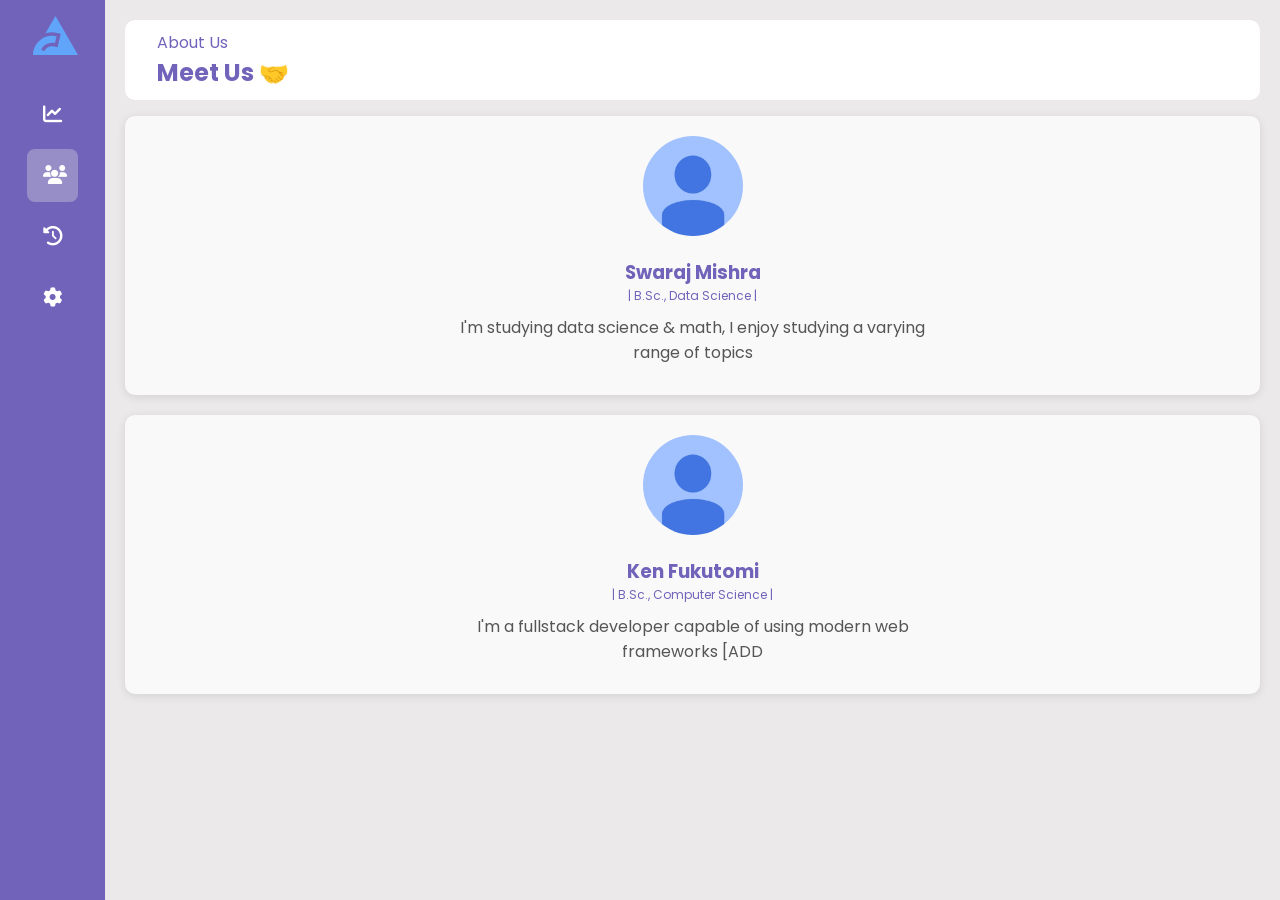
<file: my-stock-app/public/about.html>
<!DOCTYPE html>
<html lang="en">
<head>
    <meta charset="UTF-8">
    <meta name="viewport" content="width=device-width, initial-scale=1.0">
    <title>About Us - Stock Analysis Dashboard</title>
    <link rel="stylesheet" href="styles.css">
    <link rel="stylesheet" href="https://cdnjs.cloudflare.com/ajax/libs/font-awesome/6.4.0/css/all.min.css">
    <style>
        body {
            font-family: 'Poppins', sans-serif;
            display: flex; 
        }

        .main--content {
            flex-grow: 1;
            background: #ebe9e9;
            padding: 20px;
        }

        .creators-container {
            display: flex;
            flex-direction: column;
            gap: 20px;
        }

        .creator-card {
          background: #f9f9f9;
          border-radius: 10px;
          padding: 20px;
          text-align: center;
          box-shadow: 0 2px 10px rgba(0, 0, 0, 0.1);
          transition: transform 0.3s ease;
          transform: scale(1);
        } 

        .creator-card:hover {
          transform: scale(1.02);
        }
        .creator-image {
            width: 100px;
            height: auto; 
            border-radius: 50%;
            margin-bottom: 15px;
            transition: transform 0.3s ease;
        }
        .creator-image:hover {
            animation: shake 0.5s linear infinite;
        }

        @keyframes shake {
            0% { transform: translateX(0); }
            25% { transform: translateX(-5px); }
            50% { transform: translateX(5px); }
            75% { transform: translateX(-5px); }
            100% { transform: translateX(0); }
        }

        h3 {
            color: rgba(113, 99, 186, 255);
        }
        .personal--header {
          color: rgba(113, 99, 186, 255);
          font-size: 12px;;
        }
        .sub--header--frame {
          max-width: 500px;
          margin: 0 auto; /* Centers the frame horizontally */
          text-align: center; /* Centers the text inside the frame */
          padding: 10px; /* Adjusted padding for consistent spacing */
        }

        .sub--header {
            color: #555;
        }
    </style>
</head>
<body>
    <div class="sidebar">
        <div class="logo">
            <img src="../icons/biomejs-icon.svg" alt="Alternative Icon JS" style="width: 45px; height:auto; margin-left: -10px">
        </div>
        <ul class="menu">
            <li>
                <a href="index.html">
                    <i class="fas fa-chart-line"></i>
                    <span>Analysis</span>
                </a>
            </li>
            <li class="active">
                <a href="about.html">
                    <i class="fas fa-users"></i>
                    <span>About</span>
                </a>
            </li>
            <li>
                <a href="#">
                    <i class="fas fa-history"></i>
                    <span>History</span>
                </a>
            </li>
             <li>
                <a href="#">
                    <i class="fas fa-cog"></i>
                    <span>Settings</span>
                </a>
             </li>
         </ul>
     </div>

    <!-- Main Content -->
    <div class="main--content">
      <div class="header--wrapper">
        <div class="header--title">
            <span>About Us</span>
            <h2>Meet Us 🤝 </h2>
        </div>
    </div>

         <!-- Creator Card Section -->
         <div class="creators-container">
             <!-- Card for Drawls -->
             <div class="creator-card">
                 <img src="../icons/default-icon.webp" alt="Swaraj" class="creator-image"> <!-- Replace with actual image path -->
                 <h3>Swaraj Mishra</h3>
                 <p class="personal--header">| B.Sc., Data Science |</p>
                 <div class="sub--header--frame">
                    <p class="sub--header">I'm studying data science & math, I enjoy studying a varying range of topics </p>
                 </div>
             </div>
             <!-- Creator Card for SK -->
             <div class="creator-card">
                 <img src="../icons/default-icon.webp" alt="Ken" class="creator-image"> <!-- Replace with actual image path -->
                 <h3>Ken Fukutomi</h3>
                 <p class="personal--header">| B.Sc., Computer Science | </p>
                 <div class="sub--header--frame">
                    <p class="sub--header">I'm a fullstack developer capable of using modern web frameworks [ADD</p>
                 </div>
             </div>
         </div>
         <!-- I Fixed the Spacing and Sidebar Issue(s). -->

     </div>
     <script src="script.js"></script>

</body>
</html>
</file>
<file: my-stock-app/public/styles.css>
@import url("https://fonts.googleapis.com/css2?family=Poppins:wght@400;600&display=swap");

* {
    margin: 0;
    padding: 0;
    border: none;
    outline: none;
    box-sizing: border-box;
    font-family: "Poppins", sans-serif;
}

body {
    display: flex;
    background: #ebe9e9;
}

.sidebar {
    position: sticky;
    top: 0;
    left: 0;
    bottom: 0;
    width: 110px;
    height: 100vh;
    padding: 0 1.7rem;
    color: #fff;
    overflow: hidden;
    transition: all 0.5s linear;
    background: rgba(113, 99, 186, 255);
}

.sidebar:hover {
    width: 260px;
    transition: 0.5s;
}

.logo {
    height: 80px;
    padding: 16px;
    font-size: 2rem;
    font-weight: 700;
    text-align: center;
}

.menu {
    height: 88%;
    position: relative;
    list-style: none;
    padding: 0;
}

.menu li {
    padding: 1rem;
    margin: 8px 0;
    border-radius: 8px;
    transition: all 0.5s ease-in-out;
}

.menu li:hover,
.active {
    background: #e0e0e058;
}

.menu a {
    color: #fff;
    font-size: 14px;
    text-decoration: none;
    display: flex;
    align-items: center;
    gap: 1.5rem;
}

.menu a span {
    overflow: hidden;
}

.menu a i {
    font-size: 1.2rem;
}

.main--content {
    position: relative;
    background: #ebe9e9;
    width: 100%;
    padding: 1rem;
}

.header--wrapper {
    display: flex;
    justify-content: space-between;
    align-items: center;
    flex-wrap: wrap;
    background: #fff;
    border-radius: 10px;
    padding: 10px 2rem;
    margin-bottom: 1rem;
}

.header--title {
    color: rgba(113, 99, 186, 255);
}

/* Fixed this: Ken */

.user--info {
    display: flex;
    align-items: center;
    gap: 1rem;
}
.fa-solid{
    font-size: 1.2rem;
    cursor: pointer;
    transition: all 0.5s ease-out;
}
.fa-search {
  font-size: 20px;
  margin-left: 10px;
  transition: color 0.3s ease;
}

.search--box {
    background: rgba(237, 237, 237);
    border-radius: 17px;
    color: rgba(113, 99, 186, 255);
    display: flex;
    align-items: center; 
}

.search--box input {
   background-color : transparent; 
   padding-left :10px; 
   padding-right :10px; 
   border-radius :15px; 
   border:none; 
   outline:none; 
   height :30px; 
   color :rgba(113,99,186,255); 
} 

.search--box i {
   font-size :1.2rem; 
   cursor:pointer; 
   transition :all .5s ease-out; 
} 

.search--box i:hover { 
   transform :scale(1.2); 
}

/* Card Container */
.card--container {
   background:#fff; 
   padding :2rem; 
   border-radius :10px; 
   margin-bottom :1rem; 
} 

.card--wrapper { 
   display:flex; 
   flex-direction :column; 
} 

.main--title { 
   color :rgba(113,99,186,255); 
   padding-bottom :10px; 
   font-size :18px; 
}

/* Form and Buttons */
.stock-form { 
   display:flex; 
   flex-direction :column; 
   gap :1rem; 
} 

.input-wrapper { 
   position :relative; 
} 

.input-field { 
   width :100%; 
   padding :10px; 
   border :1px solid #ccc; 
   border-radius :5px; 
   font-size :16px; 
} 

.input-label { 
   position:absolute; 
   top :50%; 
   left :10px;  
   transform :translateY(-50%);  
   transition :all .3s ease;  
   pointer-events:none;  
   color:#999;  
} 

.input-field:hover + .input-label,
.input-field:not(:placeholder-shown) + .input-label {  
   top :0;  
   font-size :12px;  
   background:#fff;  
   padding :0 5px;  
} 

.button-wrapper {  
   display:flex;  
   gap :10px;
} 

.submit-button {  
   padding :8px 15px;
   background :rgba(113,99,186,255);  
   color:#fff;  
   border:none;  
   border-radius :5px;  
   cursor:pointer;  
   transition :all .3s ease;  
} 

.submit-button:hover {  
   background :rgba(93,79,166,255);  
} 

.clear-button {  
   padding :8px;
   background:#ff4d4d; /* fixed background gradient */ 
   color:#fff;  
   border:none;  
   border-radius :5px;  
   cursor:pointer;  
} 

.clear-button i {  
   font-size :1rem; /* icone size */  
} 

.clear-button:hover {  
background:#ff1a1a;
}

/* Tabular Wrapper */
.tabular--wrapper {   
background:#fff ;   
border-radius :10px ;   
padding :2rem ;   
margin-top:.5rem ;   
}   

.result-image {   
width :100% ;   
height:auto ;   
border-radius :5px ;   
}
</file>
